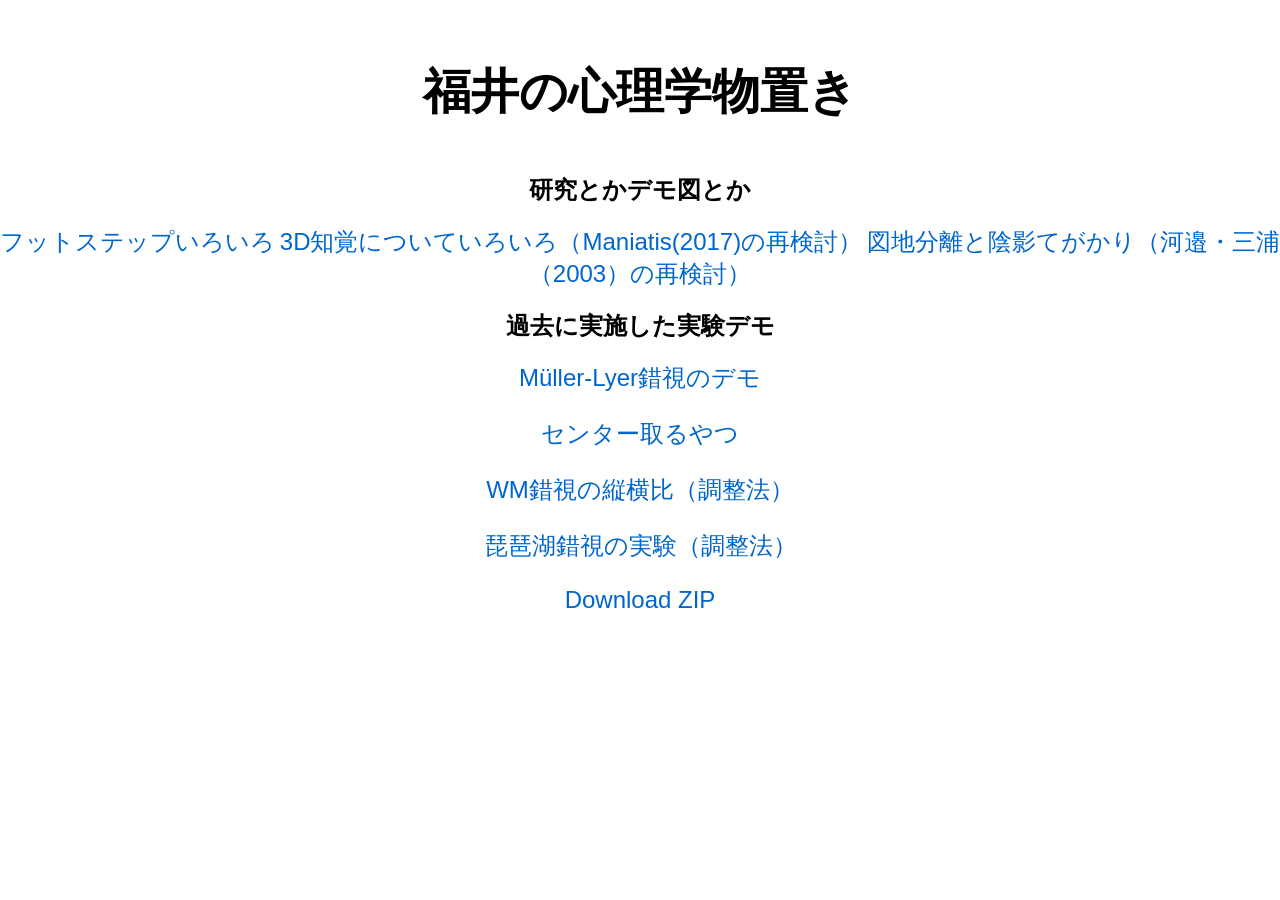
<file: index.html>
<!DOCTYPE html>
<html lang="ja">
<head>
  <meta charset="UTF-8">
  <meta name="viewport" content="width=device-width, initial-scale=1.0">
  <title>福井の心理学物置き</title>
  <link rel="stylesheet" href="style.css">
</head>
<body>
  <h1>福井の心理学物置き</h1>

  <h2>研究とかデモ図とか</h2>
    <div class="study">
    <a href="footstep/home.html">フットステップいろいろ</a>
    <a href="3Dperception/home.html">3D知覚についていろいろ（Maniatis(2017)の再検討）</a>
    <a href="Rubinsvase/home.html">図地分離と陰影てがかり（河邉・三浦（2003）の再検討）</a>
  </div>
  <h2>過去に実施した実験デモ</h2>
  <div class="link-list">
    <a href="mldemo/home.html">Müller-Lyer錯視のデモ</a>
    <a href="WM_experiment/experiment/center.html">センター取るやつ</a>
    <a href="WM_experiment/home.html">WM錯視の縦横比（調整法）</a>
    <a href="BIWAKO_experiment/biwako.html">琵琶湖錯視の実験（調整法）</a>
    <a href="https://github.com/Azamin752/psych/zipball/main">Download ZIP</a>
  </div>
</body>
</html>
</file>
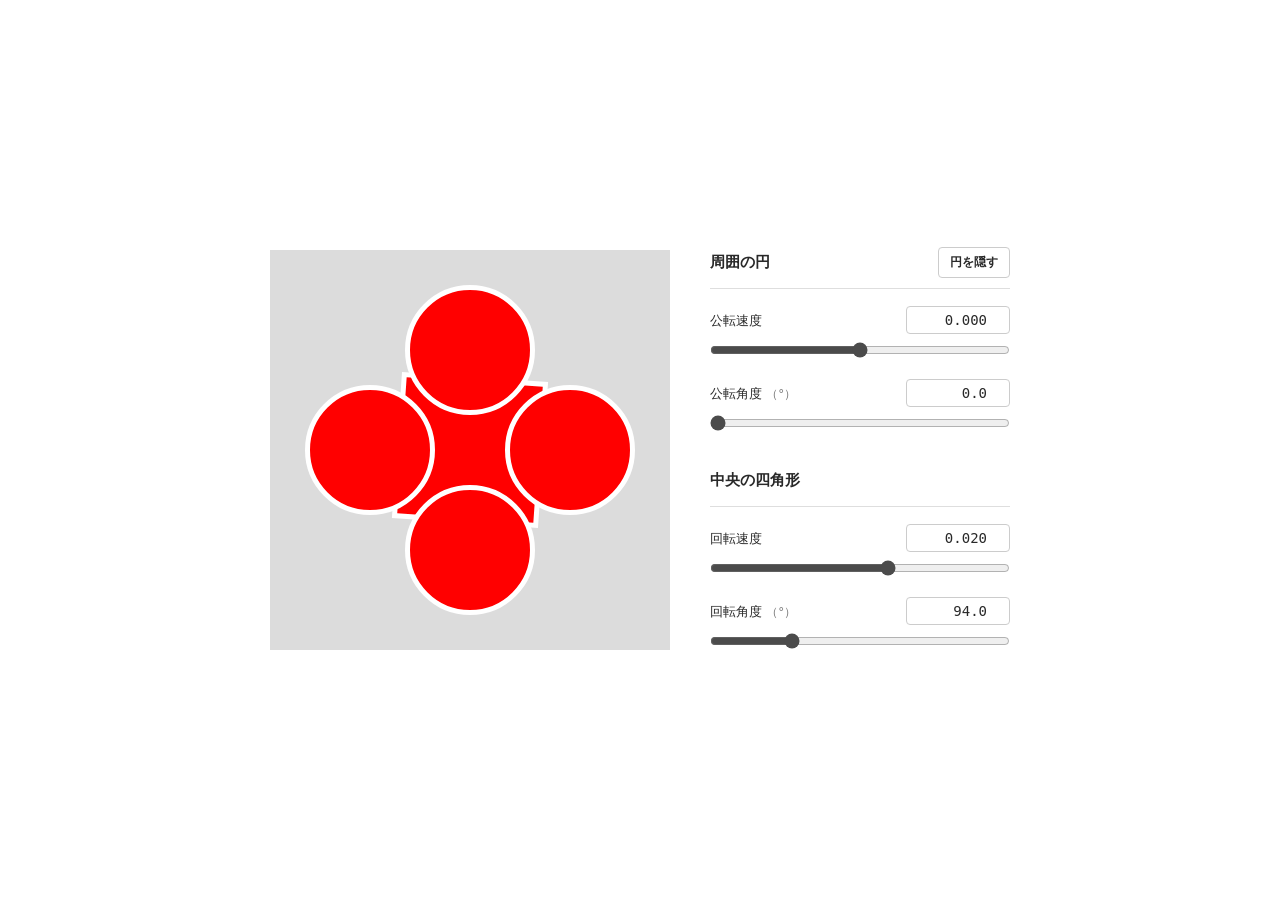
<file: BreathingSquare/index.html>
<!doctype html>
<html lang="ja">
<head>
  <meta charset="utf-8">
  <meta name="viewport" content="width=device-width, initial-scale=1">
  <title>Breathing Square Demo</title>
  <style>
    * { box-sizing: border-box; }
    html { color-scheme: light; }
    body {
      margin: 0;
      min-height: 100vh;
      min-height: 100svh;
      padding: 24px;
      display: grid;
      place-items: center;
      background: #fff;
      color: #292929;
      font-family: system-ui, -apple-system, "Segoe UI", "Noto Sans JP", sans-serif;
    }
    main {
      display: grid;
      grid-template-columns: 400px 300px;
      align-items: center;
      gap: 40px;
      max-width: 100%;
    }
    canvas {
      display: block;
      width: 400px;
      height: auto;
      max-width: 100%;
      aspect-ratio: 1;
      background: rgb(220, 220, 220);
    }
    .controls { min-width: 0; }
    fieldset { margin: 0; padding: 0; border: 0; min-width: 0; }
    fieldset + fieldset { margin-top: 30px; }
    legend {
      width: 100%;
      margin-bottom: 17px;
      padding: 0 0 10px;
      border-bottom: 1px solid #dedede;
      font-size: 15px;
      font-weight: 650;
    }
    .control + .control { margin-top: 16px; }
    .control-label {
      display: flex;
      align-items: baseline;
      justify-content: space-between;
      gap: 16px;
      margin-bottom: 3px;
      font-size: 13px;
    }
    .unit { color: #787878; font-size: 12px; }
    input[type="number"] {
      width: 104px;
      padding: 5px 7px;
      border: 1px solid #ccc;
      border-radius: 4px;
      background: #fff;
      color: inherit;
      text-align: right;
      font-family: ui-monospace, "SFMono-Regular", Consolas, monospace;
      font-size: 14px;
      font-variant-numeric: tabular-nums;
    }
    input[type="range"] {
      display: block;
      width: 100%;
      height: 26px;
      margin: 0;
      accent-color: #4b4b4b;
      cursor: pointer;
      touch-action: pan-y;
    }
    input:focus-visible, button:focus-visible {
      outline: 2px solid #737373;
      outline-offset: 4px;
      border-radius: 2px;
    }
    .legend-row {
      display: flex;
      align-items: center;
      justify-content: space-between;
      gap: 16px;
      min-height: 30px;
    }
    button {
      padding: 6px 11px;
      border: 1px solid #ccc;
      border-radius: 4px;
      background: #fff;
      color: inherit;
      font: inherit;
      font-size: 12px;
      cursor: pointer;
    }
    button:hover { background: #f2f2f2; }
    button:active { background: #e7e7e7; }
    noscript { font-size: 14px; }
    @media (max-width: 790px) {
      main { grid-template-columns: minmax(0, 400px); gap: 28px; }
      body { padding: 20px; }
      canvas { width: 100%; }
    }
  </style>
  <script src="sketch.js" defer></script>
</head>
<body>
  <main aria-label="円と四角形の回転">
    <canvas id="canvas" width="400" height="400"
      aria-label="灰色の背景に、赤い四角形と、その周囲を公転する4つの赤い円。図形の輪郭は白。">
      この表示にはCanvas対応のブラウザが必要です。
    </canvas>

    <div class="controls">
      <fieldset>
        <legend><span class="legend-row">
          <span>周囲の円</span>
          <button id="circle-visibility" type="button" aria-controls="canvas">円を隠す</button>
        </span></legend>
        <div class="control">
          <div class="control-label">
            <label for="circle-speed">公転速度</label>
            <input id="circle-speed-value" type="number" min="-0.100" max="0.100"
              step="0.001" value="0.025" aria-label="周囲の円の速度" autocomplete="off">
          </div>
          <input id="circle-speed" type="range" min="-0.100" max="0.100"
            step="0.001" value="0.025">
        </div>
        <div class="control">
          <div class="control-label">
            <label for="circle-angle">公転角度 <span class="unit">（°）</span></label>
            <input id="circle-angle-value" type="number" min="0" max="360"
              step="0.1" value="0.0" aria-label="周囲の円の角度（度）" autocomplete="off">
          </div>
          <input id="circle-angle" type="range" min="0" max="360"
            step="0.1" value="0">
        </div>
      </fieldset>

      <fieldset>
        <legend><span class="legend-row">中央の四角形</span></legend>
        <div class="control">
          <div class="control-label">
            <label for="square-speed">回転速度</label>
            <input id="square-speed-value" type="number" min="-0.100" max="0.100"
              step="0.001" value="0.010" aria-label="中央の四角形の速度" autocomplete="off">
          </div>
          <input id="square-speed" type="range" min="-0.100" max="0.100"
            step="0.001" value="0.010">
        </div>
        <div class="control">
          <div class="control-label">
            <label for="square-angle">回転角度 <span class="unit">（°）</span></label>
            <input id="square-angle-value" type="number" min="0" max="360"
              step="0.1" value="0.0" aria-label="中央の四角形の角度（度）" autocomplete="off">
          </div>
          <input id="square-angle" type="range" min="0" max="360"
            step="0.1" value="0">
        </div>
      </fieldset>
    </div>
    <noscript>JavaScriptを有効にすると、図形とスライダーが動作します。</noscript>
  </main>
</body>
</html>
</file>
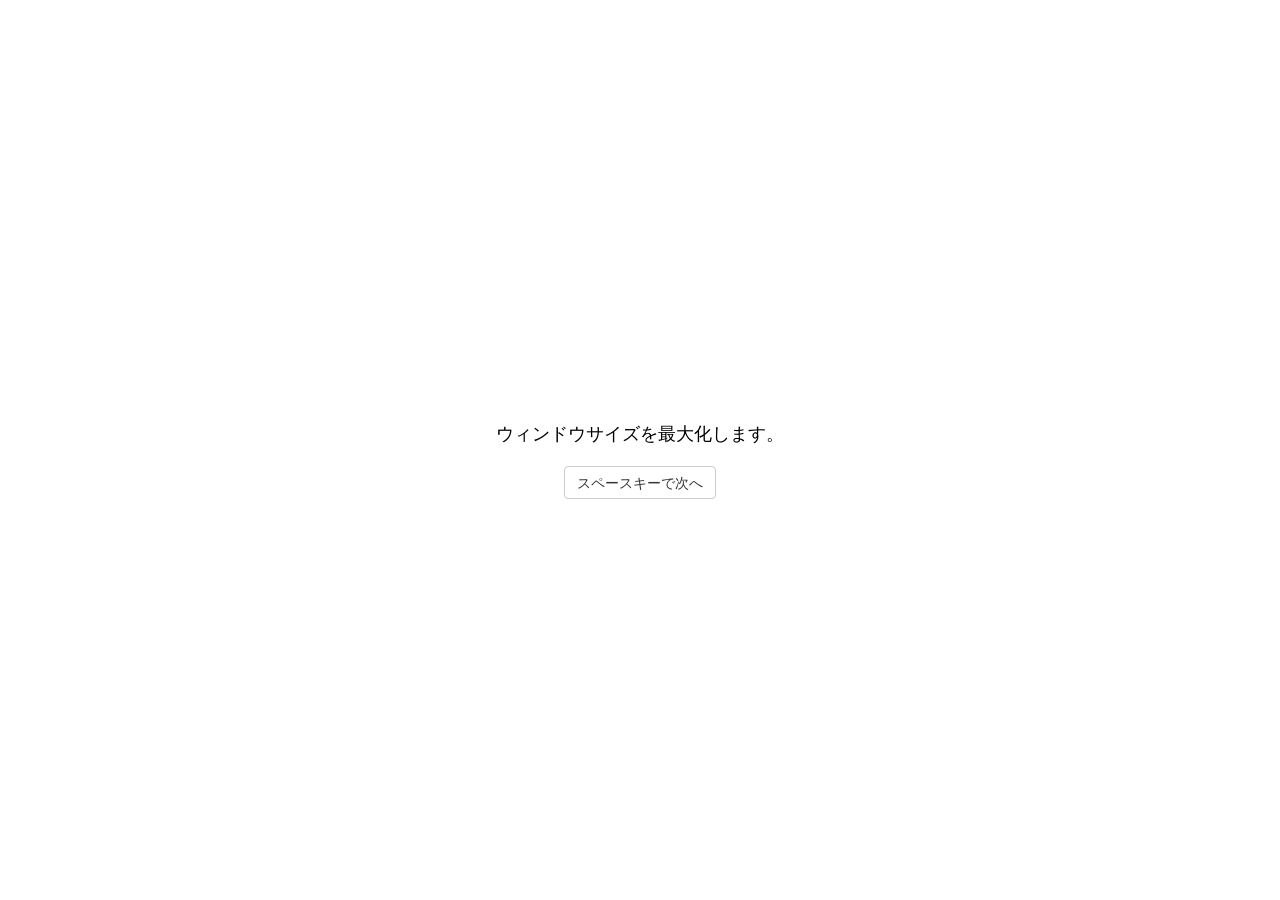
<file: BIWAKO_experiment/biwako.html>
<!DOCTYPE html>
<html>
  <head>
    <meta charset="utf-8">
    <title>My experiment</title>
    <script src="../lib/jspsych/dist/jspsych.js"></script>
    <script src="../lib/jspsych/dist/plugin-html-keyboard-response.js"></script>
    <script src = "../lib/jspsych/dist/plugin-fullscreen.js"></script>
    <script src="../lib/p5.min.js"></script>
    <script src="../lib/jspsych-p5.js"></script>
    <link rel="stylesheet" href="../lib/jspsych/dist/jspsych.css">
    <script src="biwako.js"></script>
  </head>
  <body></body>
</html>
</file>
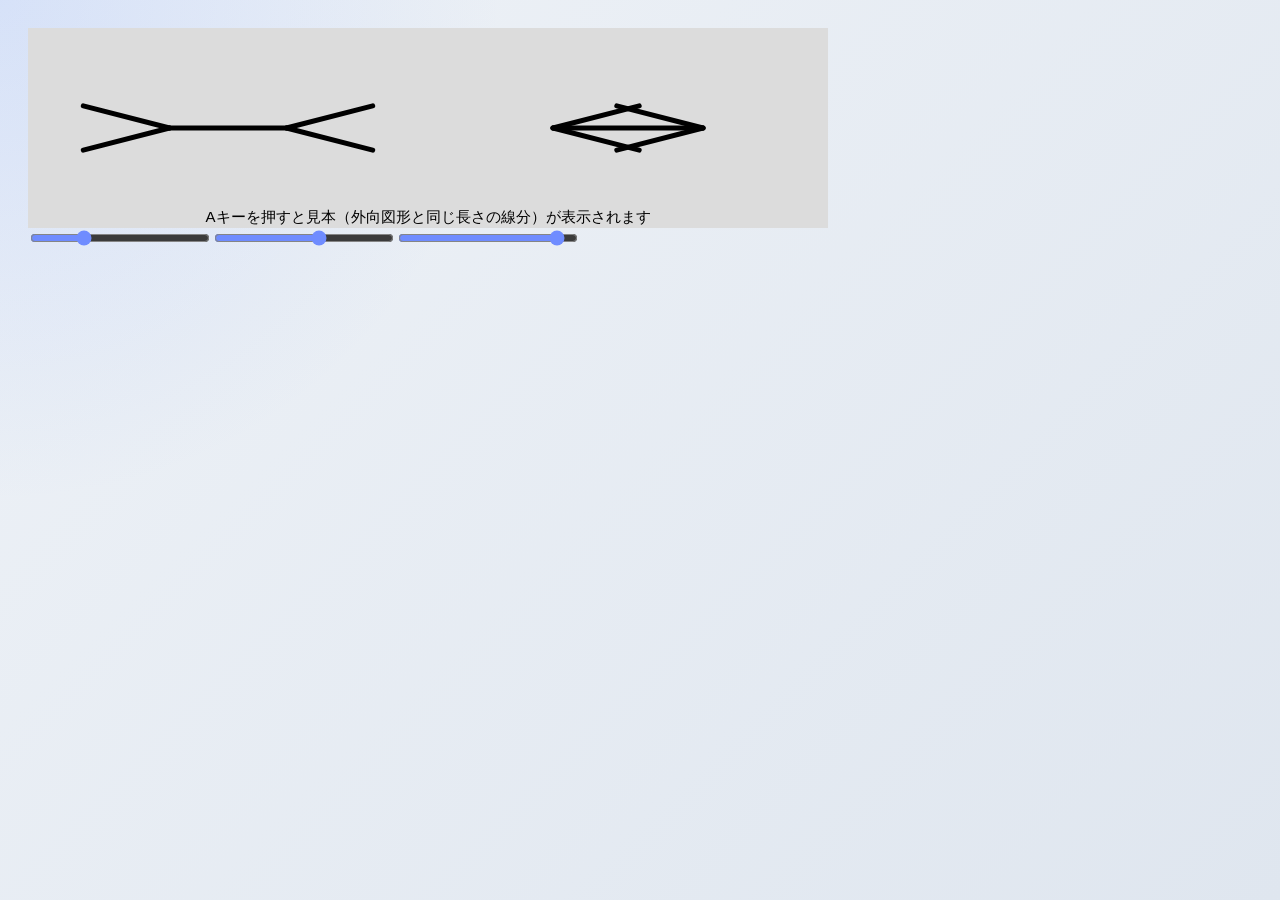
<file: mldemo/home.html>
<!DOCTYPE html>
<html lang="en">
  <head>
    <script src="../lib/p5.js"></script>
    <script src="../lib/p5.sound.min.js"></script>
    
    
    <link rel="stylesheet" type="text/css" href="style.css">
    <meta charset="utf-8" />

  </head>
  <body>
    <main>
    </main>
    <script src="sketch.js"></script>
  </body>
</html>
</file>
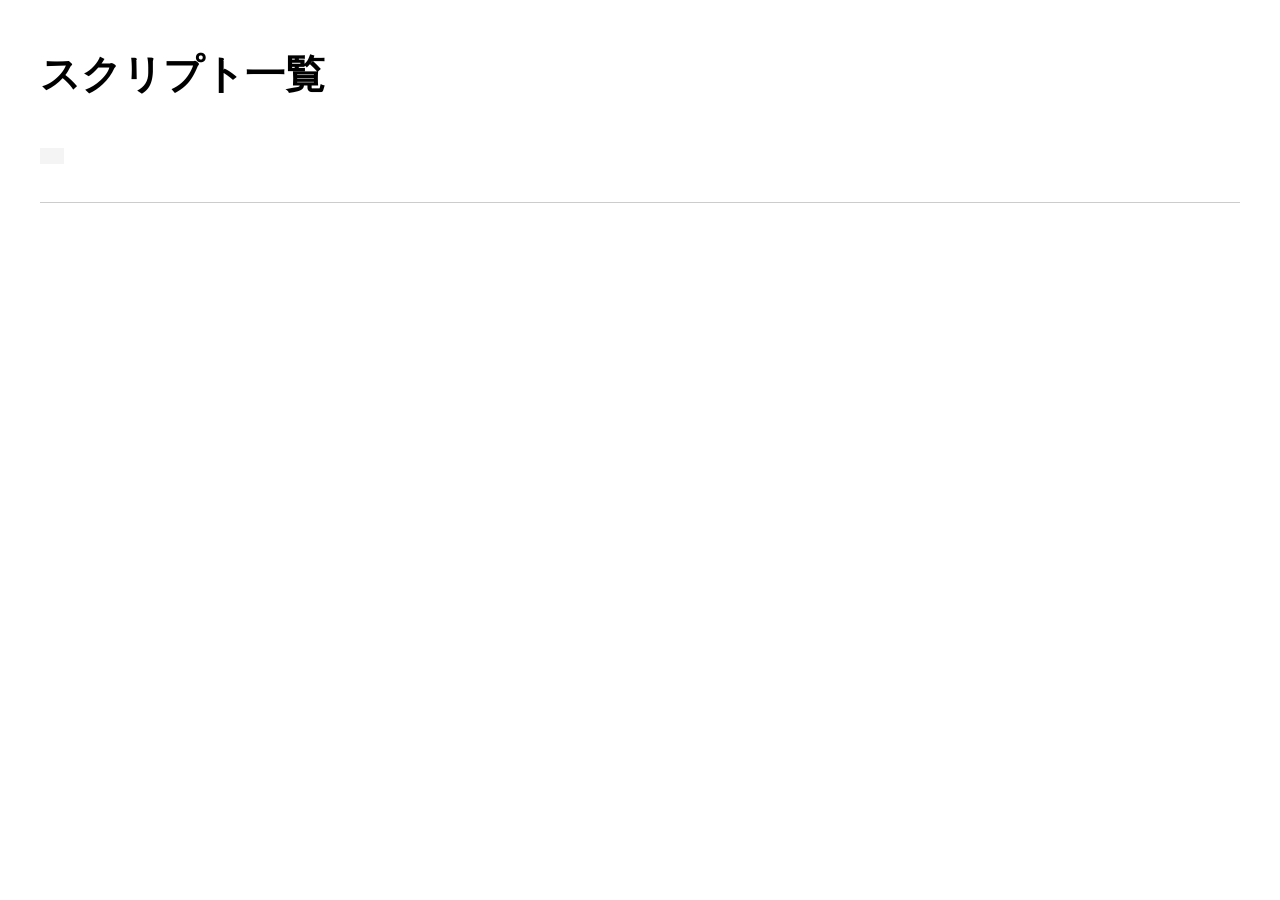
<file: Rubinsvase/home.html>
<!DOCTYPE html>
<html lang="ja">
<head>
  <meta charset="UTF-8">
  <meta name="viewport" content="width=device-width, initial-scale=1.0">
  <title>スクリプト一覧</title>
  <link rel="stylesheet" href="style.css">
  <script src="../../lib/p5.js"></script>
  <script src="../../lib//p5.sound.min.js"></script>
</head>
<body>
  <h1>スクリプト一覧</h1>

  <div class="script-block">
    <div class="script-tag"><script src="source/Rubin1.js"></div>
    <h2 class="script-title">引用手がかりを用いたルビンの壺</h2>
    <p class="script-description">ここにサンプル1の解説を書きます。</p>
  </div>

  <div class="script-block">
    <div class="script-tag">&lt;script src="sample2.js"&gt;&lt;/script&gt;</div>
    <h2 class="script-title">サンプル2のタイトル</h2>
    <p class="script-description">ここにサンプル2の解説を書きます。</p>
  </div>

  <div class="script-block">
    <div class="script-tag">&lt;script src="sample3.js"&gt;&lt;/script&gt;</div>
    <h2 class="script-title">サンプル3のタイトル</h2>
    <p class="script-description">ここにサンプル3の解説を書きます。</p>
  </div>
</body>
</html>
</file>
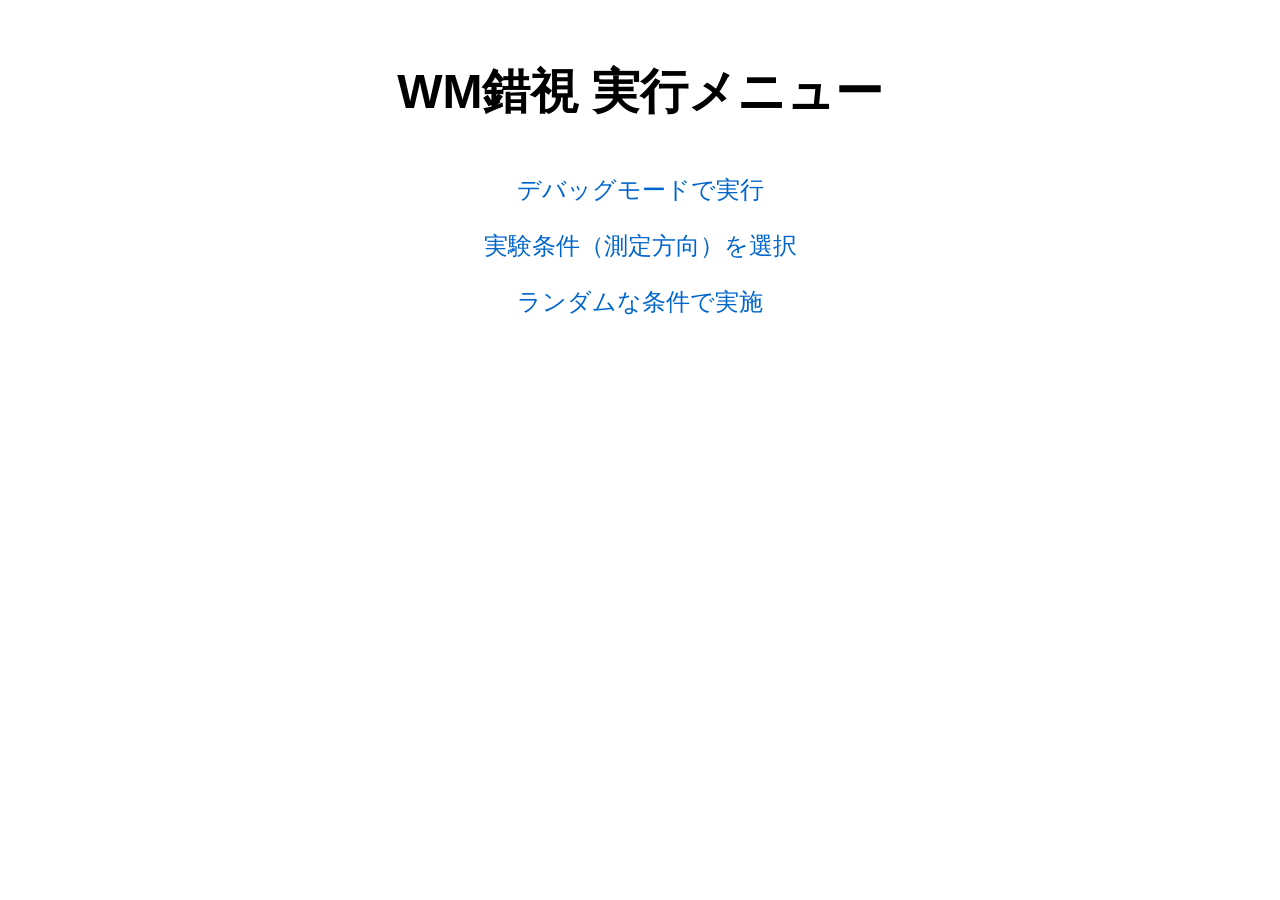
<file: WM_experiment/home.html>
<!DOCTYPE html>
<html lang="ja">
<head>
  <meta charset="UTF-8">
  <meta name="viewport" content="width=device-width, initial-scale=1.0">
  <title>WM錯視の縦横比（調整法）</title>
  <link rel="stylesheet" href="../style.css">
</head>
<body>
  <h1>WM錯視 実行メニュー</h1>

  <div class="link-list">
    <a href="experiment/debug_mode.html">デバッグモードで実行</a>
    <a href="experiment/experiment_adjustment_selectid.html">実験条件（測定方向）を選択</a>
    <a href="experiment/experiment_adjustment.html">ランダムな条件で実施</a>
  </div>
</body>
</html>
</file>
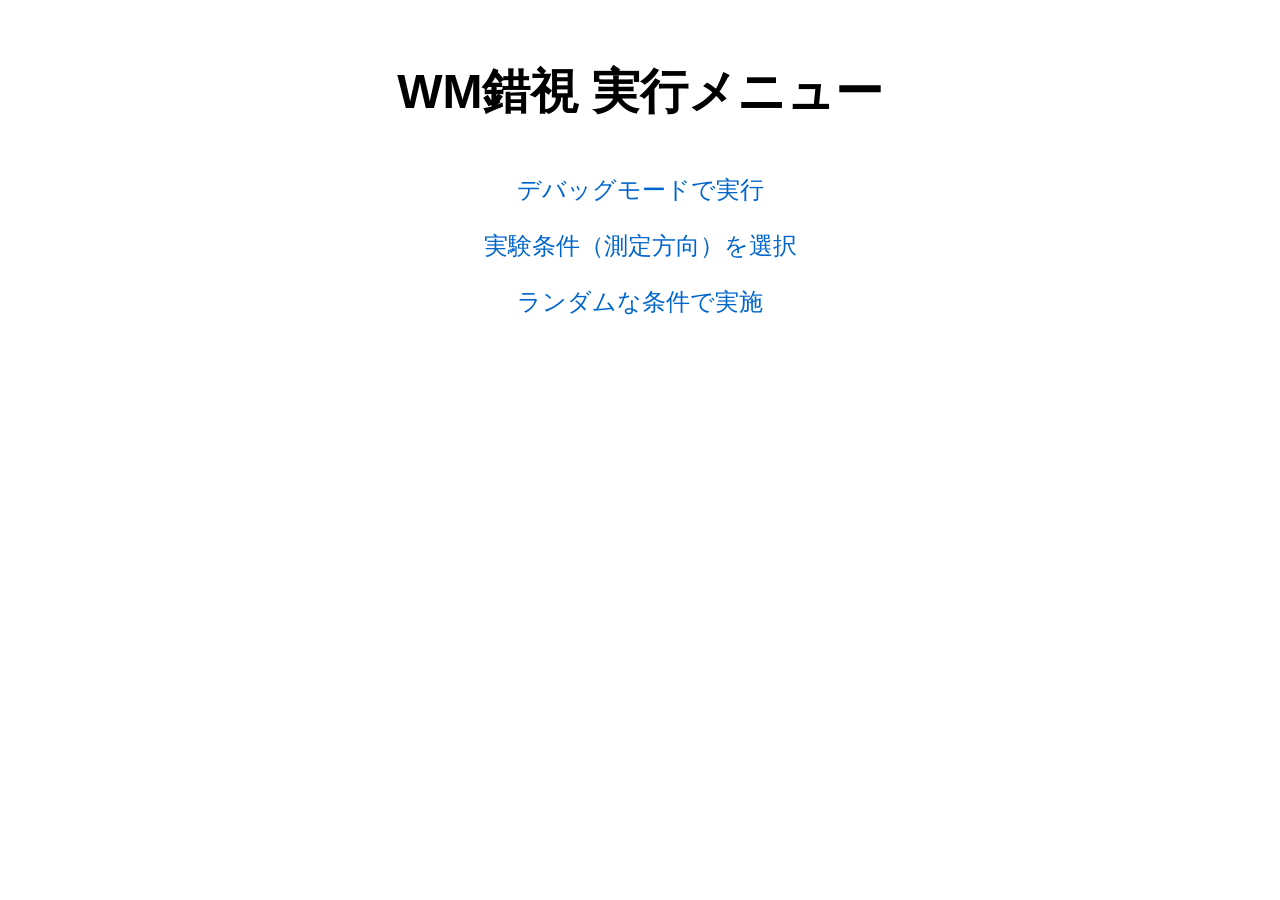
<file: WM_experiment/WM_experiment_page.html>
<!DOCTYPE html>
<html lang="ja">
<head>
  <meta charset="UTF-8">
  <meta name="viewport" content="width=device-width, initial-scale=1.0">
  <title>WM錯視の縦横比（調整法）</title>
  <link rel="stylesheet" href="../style.css">
</head>
<body>
  <h1>WM錯視 実行メニュー</h1>

  <div class="link-list">
    <a href="experiment/debug_mode.html">デバッグモードで実行</a>
    <a href="experiment/experiment_adjustment_selectid.html">実験条件（測定方向）を選択</a>
    <a href="experiment/experiment_adjustment.html">ランダムな条件で実施</a>
  </div>
</body>
</html>
</file>
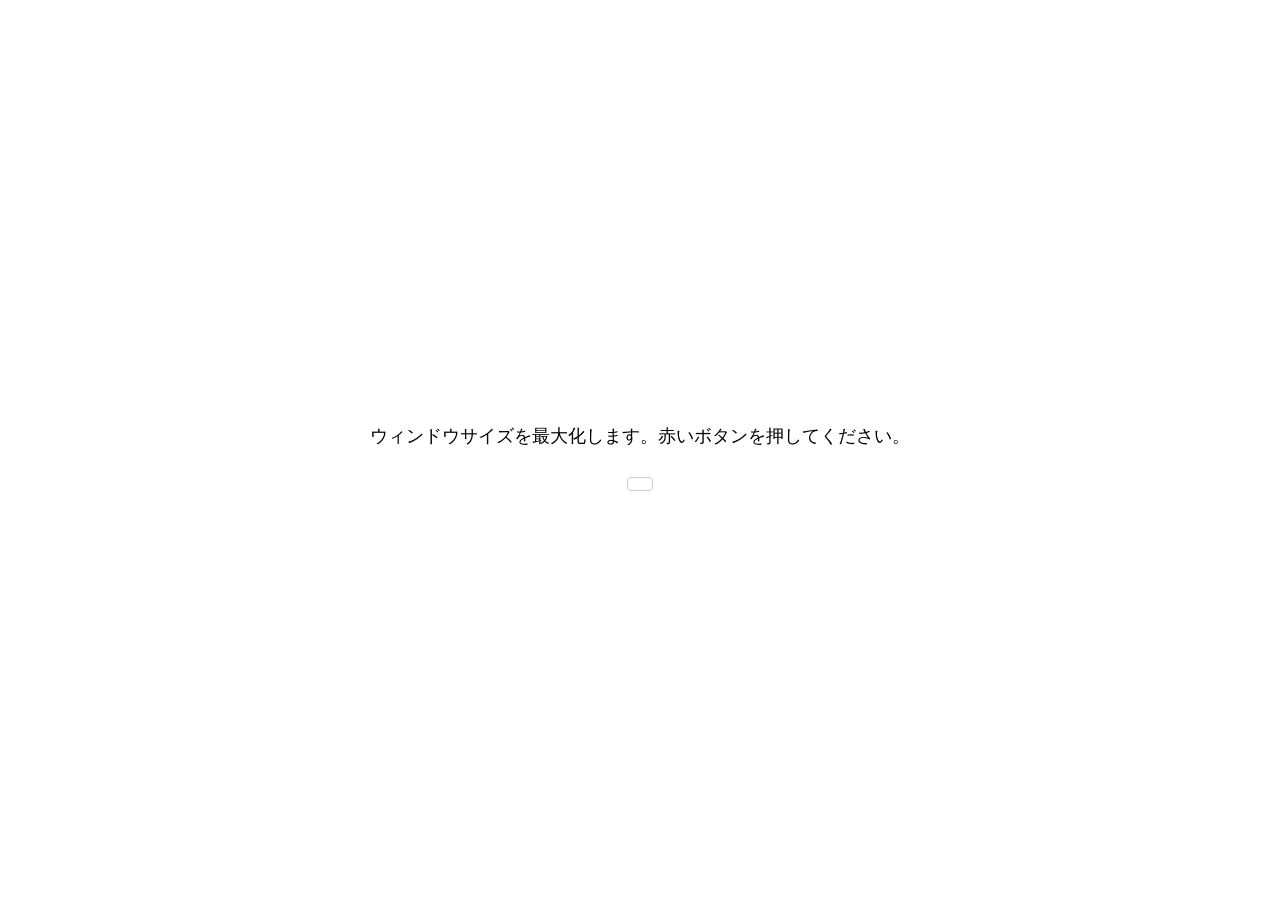
<file: WM_experiment/experiment/center.html>
<!DOCTYPE html>
<html>
<head>
  <meta charset="utf-8">
  <title>中心とるためのヤツ</title> 
  <script src="../../lib/jspsych/dist/jspsych.js"></script>
  <script src="../../lib/jspsych/dist/plugin-html-button-response.js"></script>
  <script src="../../lib/jspsych/dist/plugin-html-keyboard-response.js"></script>
  <link rel="stylesheet" href="../../lib/jspsych/dist/jspsych.css">
  <script src = ../../lib/jspsych/dist/plugin-fullscreen.js></script>
</head>
<body></body>
<script>
var jsPsych = initJsPsych({});

//ブランク
var blank = {
  type : jsPsychHtmlKeyboardResponse,
  stimulus : '+',
  choices : 'NO_KEYS'
};

//フルスクはじまり
var start_fullscreen = {
  type: jsPsychFullscreen,
  message: "<p>ウィンドウサイズを最大化します。赤いボタンを押してください。</p>",
  button_label: "",
  fullscreen_mode: true, // 全画面表示にする
};
jsPsych.run([start_fullscreen,blank]); // 提示順序の指定

</script>
</html>
</file>
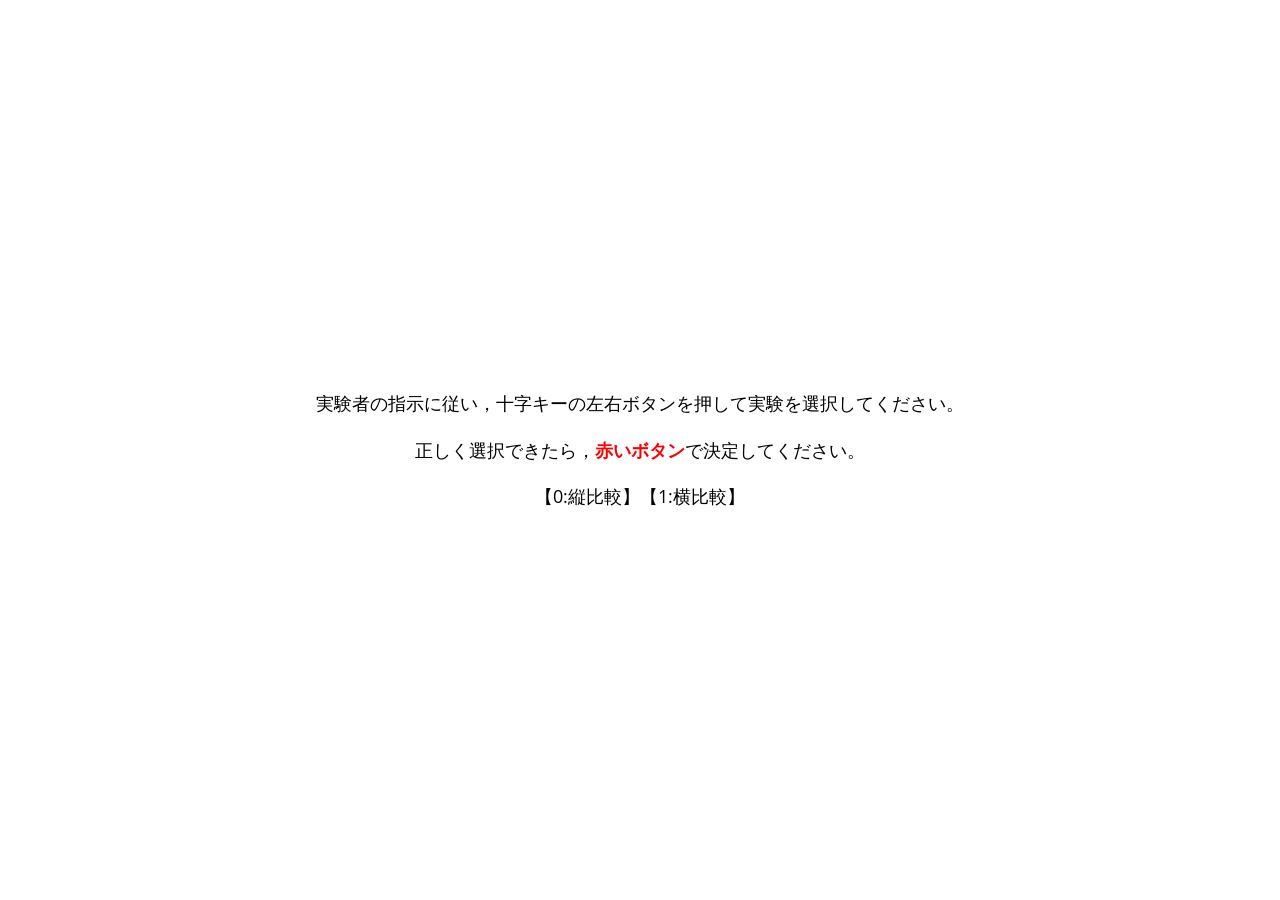
<file: WM_experiment/experiment/debug_mode.html>
<!DOCTYPE html>
<html>
<head>
  <meta charset="utf-8">
  <title>デバッグモード起動</title> 
</head>
<body></body>
<script>
   window.location.href = `experiment_adjustment_selectid.html?debug=true`;
</script>
</html>
</file>
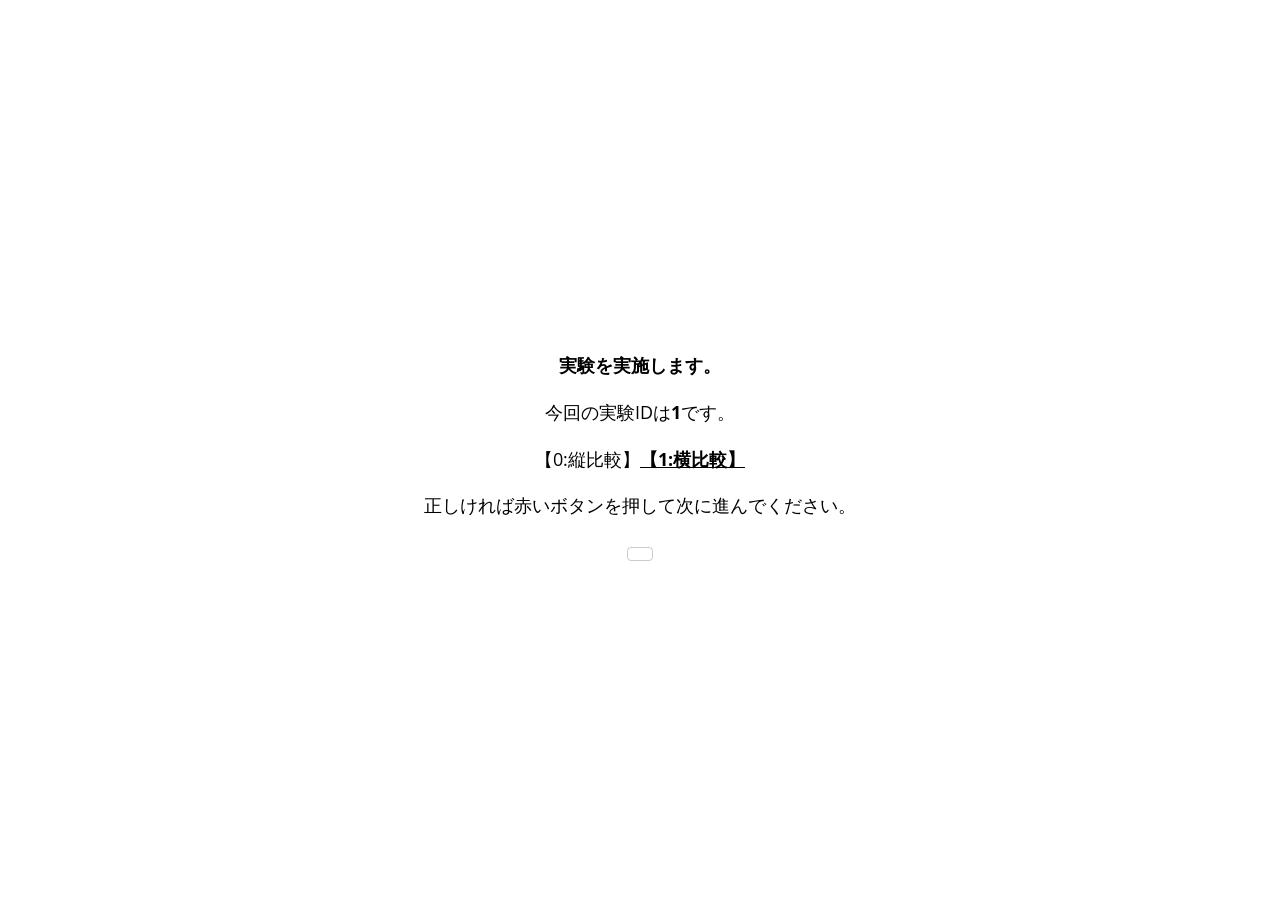
<file: WM_experiment/experiment/experiment_adjustment.html>
<!DOCTYPE html>
<html>
<head>
  <meta charset="utf-8">
  <title>ウエイト・マッサロ錯視 調整法</title> 
  <script src="../../lib/jspsych/dist/jspsych.js"></script>
  <script src="../../lib/jspsych/dist/plugin-html-keyboard-response.js"></script>
  <script src = "../../lib/jspsych/dist/plugin-fullscreen.js"></script>
  <script src="../../lib/jspsych/dist/plugin-preload.js"></script>
  <script src = "../../lib/jspsych-psychophysics-3.7.0/jspsych-psychophysics.js"></script>
  <link rel="stylesheet" href="../../lib/jspsych/dist/jspsych.css">
  <style>
  .red { color: red; }
</style>
</head>
<body></body>
<script src = './experiment_adjustment.js'></script>
</html>
</file>
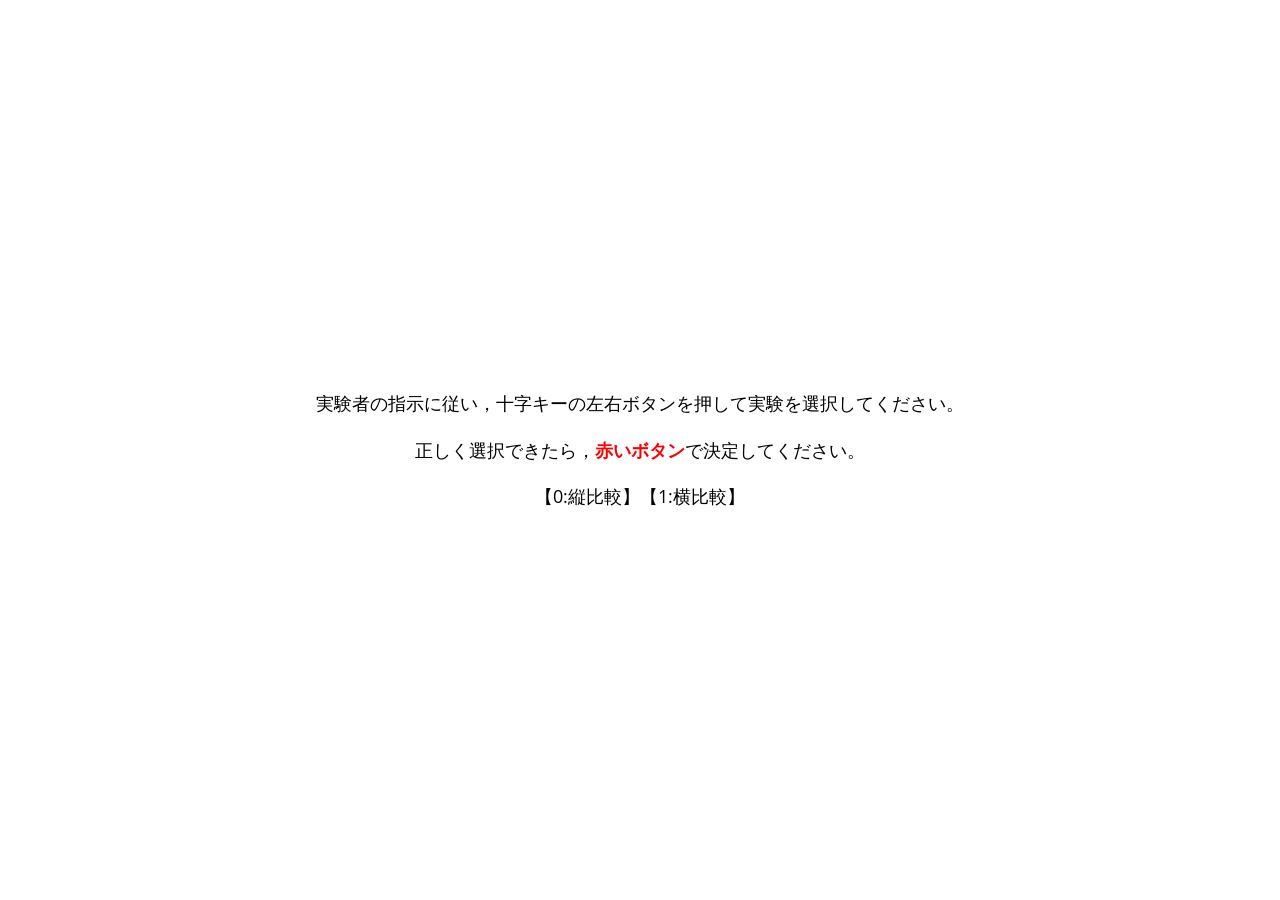
<file: WM_experiment/experiment/experiment_adjustment_selectid.html>
<!DOCTYPE html>
<html>
<head>
  <meta charset="utf-8">
  <title>調整法 ID選択フォーム</title> 
  <script src="../../lib/jspsych/dist/jspsych.js"></script>
  <script src="../../lib/jspsych/dist/plugin-html-button-response.js"></script>
  <script src="../../lib/jspsych/dist/plugin-html-keyboard-response.js"></script>
  <link rel="stylesheet" href="../../lib/jspsych/dist/jspsych.css">
  <style>
  .red { color: red; }
</style>
</head>
<body></body>
<script>
let target = null;
let prevButtons = [], prevAxes = []; // 前フレーム状態（変化検出用）

//キー対応表
const keyMap = {
  14: "ArrowLeft",  
  15: "ArrowRight", 
  1: " "       // Aボタン
};

function sendKeyEvent(key, type) {
  const ev = new KeyboardEvent(type, { key, bubbles:true, composed:true, cancelable:true });
  window.dispatchEvent(ev);
  document.dispatchEvent(ev);
  if (document.body) document.body.dispatchEvent(ev);
}


addEventListener("gamepadconnected", e => { if (target===null) target = e.gamepad.index; });
addEventListener("gamepaddisconnected", e => { if (e.gamepad.index===target) target=null; });

function loop(){

    const pads = navigator.getGamepads();
    const gp = target != null ? pads[target] : Array.from(pads).find(p => p && p.connected);


    if (gp && gp.connected) {
    // --- ボタンの変化（押された/離された）だけログ ---
    if (prevButtons.length !== gp.buttons.length) {
  prevButtons = new Array(gp.buttons.length).fill(false);
}

    for (let i = 0; i < gp.buttons.length; i++) {
      const nowPressed = !!gp.buttons[i].pressed;
      const wasPressed = !!prevButtons[i];


      if (nowPressed !== wasPressed) {
        console.log(`Button ${i} ${nowPressed ? "DOWN" : "UP"}`);
      }

      if (nowPressed && !wasPressed) {
  // 押された瞬間
     if (keyMap[i]) sendKeyEvent(keyMap[i], "keydown");
    }
     if (!nowPressed && wasPressed) {
  // 離された瞬間
     if (keyMap[i]) sendKeyEvent(keyMap[i], "keyup");
    }
      prevButtons[i] = nowPressed;
    }
}
  requestAnimationFrame(loop);
}
loop();




var query = new URLSearchParams(window.location.search);
var jsPsych = initJsPsych({});
var debugmode
var exid 
//条件選択
var select_extype = {
  type: jsPsychHtmlKeyboardResponse,
  stimulus: `<p>実験者の指示に従い，十字キーの左右ボタンを押して実験を選択してください。</p>`+
  `<p>正しく選択できたら，<span class="red"><b>赤いボタン</b></span>で決定してください。</p>`,
  choices: "NO_KEYS",
  on_load: () => {
    const prompt = document.querySelector("#prompt");
    window.addEventListener("keydown", (e) => {
      if (e.key === "ArrowLeft") {
        prompt.innerHTML = `<span class="red"><b><u>【0:縦比較】</u></b></span>【1:横比較】`;
         exid = 0

      } else if (e.key === "ArrowRight") {
        prompt.innerHTML = `【0:縦比較】<span class="red"><b><u>【1:横比較】</u></b></span>`;
        exid=1
      } else if (e.key === " ") {
        if(exid==0||exid==1){
        jsPsych.finishTrial();
        query.set("exid", exid);
        window.location.href = `experiment_adjustment.html?`+query.toString();
        }
      }
    });
  },
  prompt: `<p id="prompt">【0:縦比較】【1:横比較】</p>`, 
};
//A:縦，B:横

jsPsych.run([select_extype]);


</script>
</html>
</file>
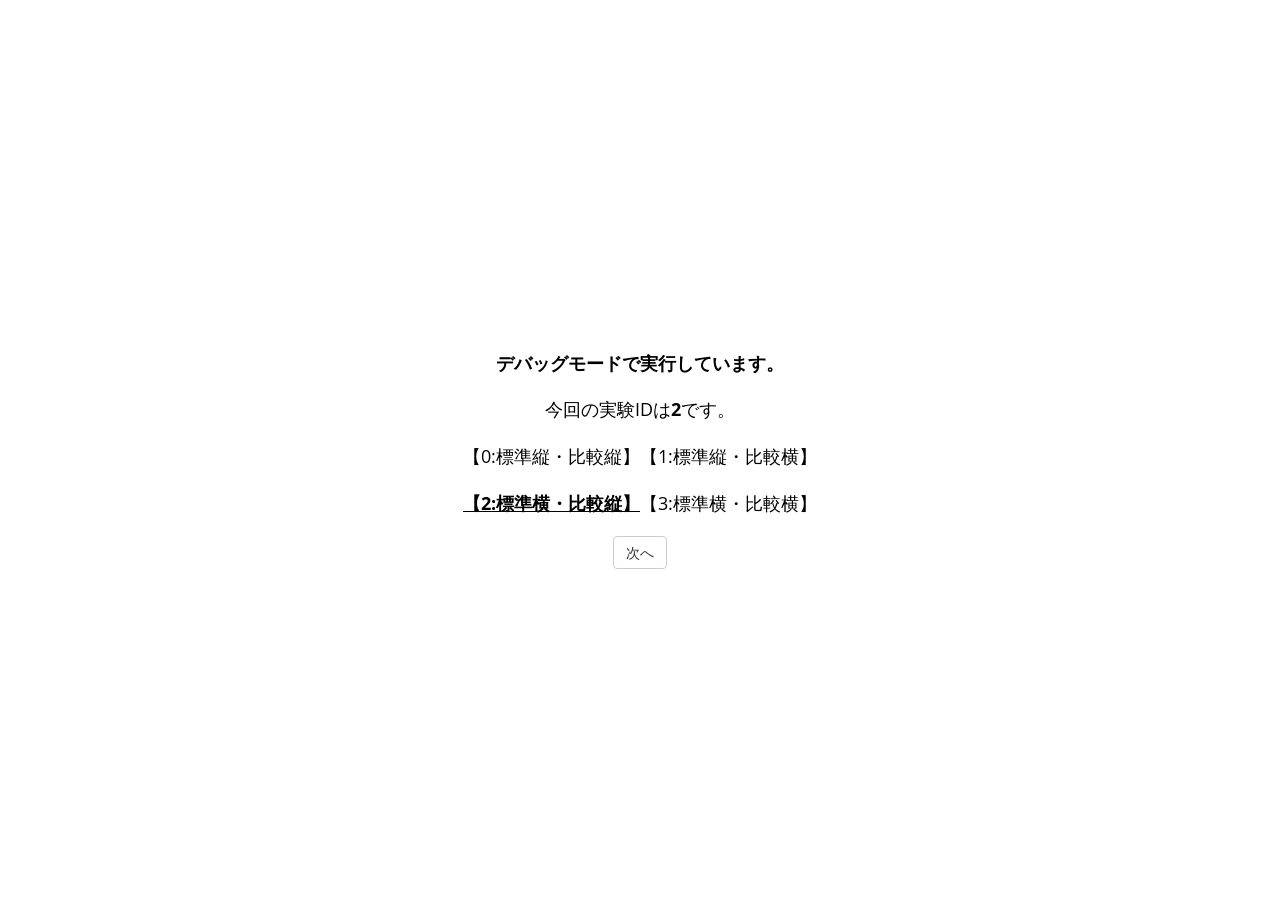
<file: WM_experiment/experiment/experiment_const.html>
<!DOCTYPE html>
<html>
<head>
  <meta charset="utf-8">
  <title>ウエイト・マッサロ錯視 恒常法</title> 
  <script src="../../lib/jspsych/dist/jspsych.js"></script>
  <script src="../../lib/jspsych/dist/plugin-html-keyboard-response.js"></script>
  <script src = "../../lib/jspsych/dist/plugin-fullscreen.js"></script>
  <script src="../../lib/jspsych/dist/plugin-preload.js"></script>
  <script src = "../../lib/jspsych-psychophysics-3.7.0/jspsych-psychophysics.js"></script>
  <script src = "../../lib/jspsych/dist/plugin-survey-html-form.js"></script>
  <link rel="stylesheet" href="../../lib/jspsych/dist/jspsych.css">
</head>
<body></body>
<script src = './experiment_const.js'></script>
</html>
</file>
<file: style.css>
body {
  margin: 0;
  font-family: sans-serif;
  text-align: center;
  background-color: #ffffff;
}

h1 {
  margin-top: 60px;
  margin-bottom: 50px;
  font-size: 3rem;
}

.link-list {
  display: flex;
  flex-direction: column;
  gap: 24px;
  align-items: center;
}
.stydy {
  display: flex;
  flex-direction: column;
  gap: 24px;
  align-items: center;
}

a {
  font-size: 1.5rem;
  color: #0066cc;
  text-decoration: none;
}

a:hover {
  text-decoration: underline;
}
</file>
<file: mldemo/style.css>
* {
  box-sizing: border-box;
}

html,
body {
  margin: 0;
  padding: 0;
}

body {
  min-height: 100vh;
  padding: 28px;
  background:
    radial-gradient(circle at top left, rgba(120, 160, 255, 0.20), transparent 32%),
    linear-gradient(135deg, #eef2f7 0%, #dfe6ef 100%);
  color: #172033;
  font-family:
    system-ui,
    -apple-system,
    BlinkMacSystemFont,
    "Segoe UI",
    sans-serif;
}

button,
input,
select {
  font: inherit;
}

#app {
  width: min(1180px, 100%);
  margin: 0 auto;
}

.app-header {
  display: flex;
  justify-content: space-between;
  align-items: flex-end;
  gap: 24px;
  margin-bottom: 22px;
}

.app-kicker {
  margin: 0 0 4px;
  color: #5d6b82;
  font-size: 13px;
  font-weight: 700;
  letter-spacing: 0.08em;
  text-transform: uppercase;
}

h1 {
  margin: 0;
  font-size: clamp(28px, 4vw, 42px);
  line-height: 1.1;
  letter-spacing: -0.04em;
}

.app-description {
  margin: 10px 0 0;
  color: #5d6b82;
  font-size: 15px;
}

.app-badge {
  flex: 0 0 auto;
  padding: 8px 14px;
  border: 1px solid rgba(80, 90, 110, 0.16);
  border-radius: 999px;
  background: rgba(255, 255, 255, 0.72);
  color: #43506a;
  font-size: 13px;
  font-weight: 700;
  box-shadow: 0 12px 30px rgba(20, 30, 50, 0.08);
  backdrop-filter: blur(12px);
}

.workspace {
  display: grid;
  grid-template-columns: minmax(420px, 640px) minmax(340px, 1fr);
  gap: 22px;
  align-items: start;
}

.preview-card,
.control-panel {
  border: 1px solid rgba(80, 90, 110, 0.14);
  border-radius: 24px;
  background: rgba(255, 255, 255, 0.78);
  box-shadow:
    0 24px 70px rgba(30, 42, 70, 0.14),
    inset 0 1px 0 rgba(255, 255, 255, 0.75);
  backdrop-filter: blur(16px);
}

.preview-card {
  padding: 18px;
}

.preview-header {
  display: flex;
  justify-content: space-between;
  align-items: flex-start;
  gap: 16px;
  margin-bottom: 14px;
}

.preview-header h2,
.control-card h2 {
  margin: 0;
  font-size: 18px;
  letter-spacing: -0.02em;
}

.preview-header p,
.control-card p {
  margin: 4px 0 0;
  color: #68748a;
  font-size: 13px;
}

.grid-badge {
  padding: 7px 11px;
  border-radius: 999px;
  background: #172033;
  color: #ffffff;
  font-size: 13px;
  font-weight: 700;
  white-space: nowrap;
}

.canvas-area {
  width: 100%;
  overflow: hidden;
  border: 1px solid rgba(80, 90, 110, 0.18);
  border-radius: 18px;
  background:
    linear-gradient(45deg, rgba(0, 0, 0, 0.04) 25%, transparent 25%),
    linear-gradient(-45deg, rgba(0, 0, 0, 0.04) 25%, transparent 25%),
    linear-gradient(45deg, transparent 75%, rgba(0, 0, 0, 0.04) 75%),
    linear-gradient(-45deg, transparent 75%, rgba(0, 0, 0, 0.04) 75%);
  background-size: 20px 20px;
  background-position: 0 0, 0 10px, 10px -10px, -10px 0;
}

canvas {
  display: block;
  width: 100%;
  height: auto;
}

.preview-note {
  margin: 12px 2px 0;
  color: #68748a;
  font-size: 13px;
  line-height: 1.6;
}

.control-panel {
  padding: 14px;
  position: sticky;
  top: 20px;
}

.status-card {
  margin-bottom: 12px;
  padding: 14px;
  border-radius: 18px;
  background: linear-gradient(135deg, #172033, #2d3b59);
  color: #ffffff;
}

.status-card h2 {
  margin: 0;
  font-size: 15px;
}

.status-card p {
  margin: 6px 0 0;
  color: rgba(255, 255, 255, 0.78);
  font-size: 13px;
  line-height: 1.5;
}

.control-card {
  margin-top: 12px;
  padding: 14px;
  border: 1px solid rgba(80, 90, 110, 0.12);
  border-radius: 18px;
  background: rgba(255, 255, 255, 0.82);
}

.control-card-header {
  margin-bottom: 12px;
}

.control-row {
  display: flex;
  flex-wrap: wrap;
  align-items: center;
  gap: 9px;
  margin: 10px 0;
}

.field {
  display: grid;
  gap: 5px;
}

.field label {
  color: #68748a;
  font-size: 12px;
  font-weight: 700;
}

input[type="number"],
select {
  height: 36px;
  min-width: 86px;
  padding: 0 10px;
  border: 1px solid rgba(80, 90, 110, 0.18);
  border-radius: 11px;
  background: #ffffff;
  color: #172033;
  outline: none;
}

select {
  min-width: 150px;
}

input[type="number"]:focus,
select:focus {
  border-color: #6f8cff;
  box-shadow: 0 0 0 4px rgba(111, 140, 255, 0.15);
}

input[type="color"] {
  width: 48px;
  height: 38px;
  padding: 3px;
  border: 1px solid rgba(80, 90, 110, 0.18);
  border-radius: 12px;
  background: #ffffff;
  cursor: pointer;
}

input[type="range"] {
  width: 180px;
  accent-color: #6f8cff;
}

input[type="file"] {
  max-width: 100%;
  padding: 8px;
  border: 1px dashed rgba(80, 90, 110, 0.26);
  border-radius: 12px;
  background: rgba(255, 255, 255, 0.66);
}

button {
  height: 38px;
  padding: 0 14px;
  border: 0;
  border-radius: 12px;
  background: #e8edf5;
  color: #172033;
  font-weight: 700;
  cursor: pointer;
  transition:
    transform 0.12s ease,
    box-shadow 0.12s ease,
    background 0.12s ease;
}

button:hover {
  transform: translateY(-1px);
  box-shadow: 0 10px 20px rgba(30, 42, 70, 0.10);
}

button:active {
  transform: translateY(0);
  box-shadow: none;
}

.button-primary {
  background: linear-gradient(135deg, #5877ff, #7f5cff);
  color: #ffffff;
}

.button-danger {
  background: #ffe8e8;
  color: #a03636;
}

.button-download {
  background: linear-gradient(135deg, #20b486, #14a3b8);
  color: #ffffff;
}

.check-control {
  display: inline-flex;
  align-items: center;
  gap: 7px;
  color: #43506a;
  font-size: 13px;
}

.boundary-value {
  min-width: 44px;
  padding: 4px 8px;
  border-radius: 999px;
  background: #eef2f7;
  color: #43506a;
  font-size: 12px;
  font-weight: 700;
  text-align: center;
}

.mini-note {
  color: #68748a;
  font-size: 12px;
}

@media (max-width: 980px) {
  body {
    padding: 18px;
  }

  .workspace {
    grid-template-columns: 1fr;
  }

  .control-panel {
    position: static;
  }
}

@media (max-width: 560px) {
  body {
    padding: 12px;
  }

  .app-header {
    display: block;
  }

  .app-badge {
    display: inline-block;
    margin-top: 12px;
  }

  .preview-card,
  .control-panel {
    border-radius: 18px;
  }

  .control-row {
    align-items: stretch;
  }

  select,
  input[type="number"] {
    width: 100%;
  }
}
</file>
<file: Rubinsvase/style.css>
body {
  font-family: sans-serif;
  margin: 40px;
  line-height: 1.7;
}

h1 {
  font-size: 2.5rem;
  margin-bottom: 40px;
}

.script-block {
  margin-bottom: 40px;
  padding-bottom: 20px;
  border-bottom: 1px solid #ccc;
}

.script-tag {
  font-family: monospace;
  background-color: #f4f4f4;
  padding: 8px 12px;
  display: inline-block;
  margin-bottom: 10px;
}

.script-title {
  font-size: 1.4rem;
  margin: 10px 0 8px;
}

.script-description {
  margin: 0;
}
</file>
